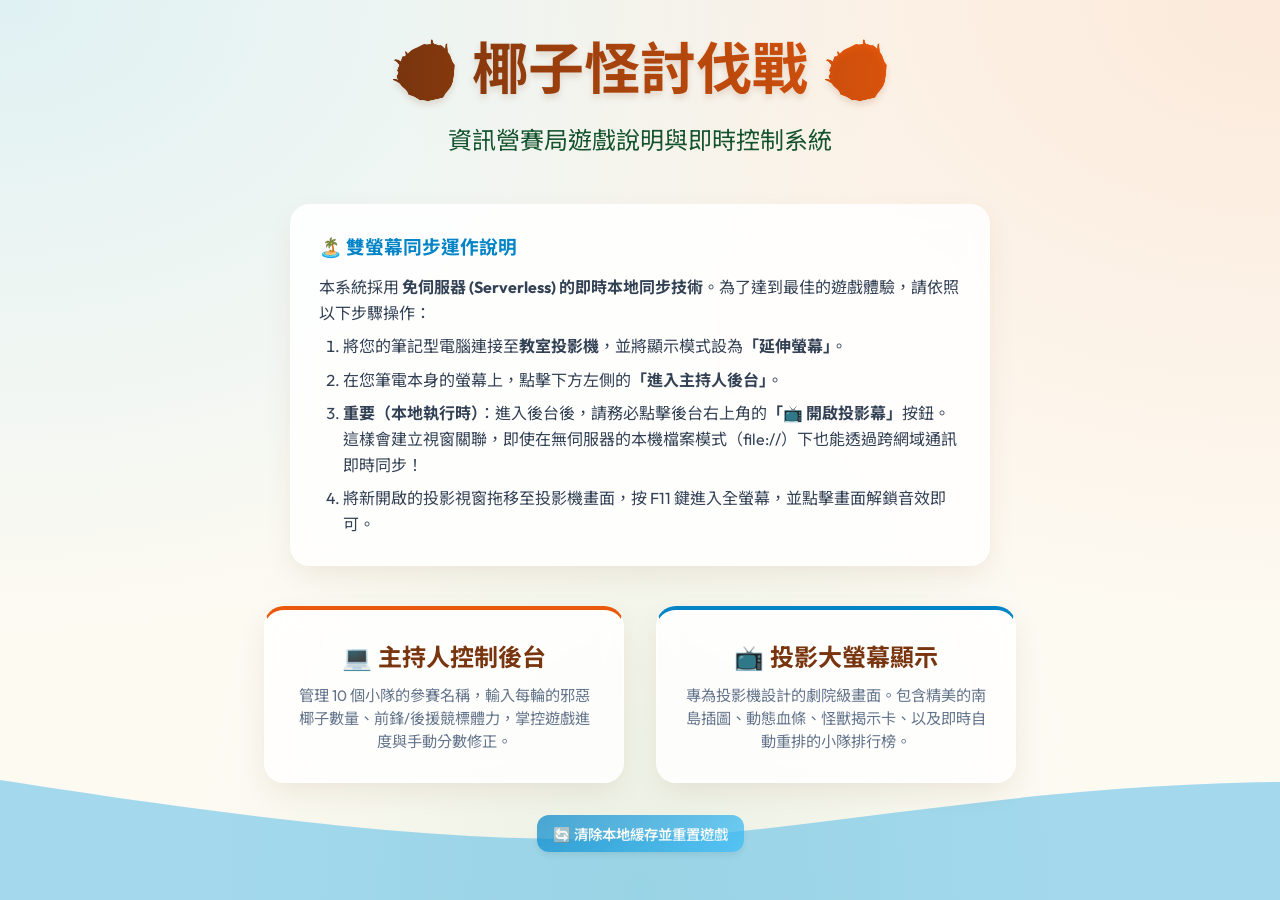
<file: index.html>
<!DOCTYPE html>
<html lang="zh-TW">
<head>
    <meta charset="UTF-8">
    <meta name="viewport" content="width=device-width, initial-scale=1.0">
    <title>椰子怪討伐戰 — 遊戲入口門戶</title>
    <link rel="stylesheet" href="css/style.css">
</head>
<body>
    <div class="projector-bg-waves"></div>
    
    <div class="portal-container">
        <h1 class="portal-title sway-element">🥥 椰子怪討伐戰 🥥</h1>
        <p class="portal-subtitle">資訊營賽局遊戲說明與即時控制系統</p>
        
        <div class="glass-card" style="margin-bottom: 2.5rem; text-align: left; max-width: 700px; line-height: 1.6;">
            <h3 style="color: var(--ocean-dark); margin-bottom: 0.75rem;">🏝️ 雙螢幕同步運作說明</h3>
            <p>本系統採用 <strong>免伺服器 (Serverless) 的即時本地同步技術</strong>。為了達到最佳的遊戲體驗，請依照以下步驟操作：</p>
            <ol style="margin-left: 1.5rem; margin-top: 0.5rem; display: flex; flex-direction: column; gap: 0.5rem;">
                <li>將您的筆記型電腦連接至<strong>教室投影機</strong>，並將顯示模式設為<strong>「延伸螢幕」</strong>。</li>
                <li>在您筆電本身的螢幕上，點擊下方左側的<strong>「進入主持人後台」</strong>。</li>
                <li><strong>重要（本地執行時）</strong>：進入後台後，請務必點擊後台右上角的<strong>「📺 開啟投影幕」</strong>按鈕。這樣會建立視窗關聯，即使在無伺服器的本機檔案模式（file://）下也能透過跨網域通訊即時同步！</li>
                <li>將新開啟的投影視窗拖移至投影機畫面，按 F11 鍵進入全螢幕，並點擊畫面解鎖音效即可。</li>
            </ol>
        </div>

        <div class="portal-buttons">
            <a href="host.html" class="glass-card portal-card" style="border-top: 4px solid var(--sunset-orange);">
                <h3>💻 主持人控制後台</h3>
                <p>管理 10 個小隊的參賽名稱，輸入每輪的邪惡椰子數量、前鋒/後援競標體力，掌控遊戲進度與手動分數修正。</p>
            </a>
            
            <a href="projector.html" target="_blank" class="glass-card portal-card" style="border-top: 4px solid var(--ocean-dark);">
                <h3>📺 投影大螢幕顯示</h3>
                <p>專為投影機設計的劇院級畫面。包含精美的南島插圖、動態血條、怪獸揭示卡、以及即時自動重排的小隊排行榜。</p>
            </a>
        </div>

        <div>
            <button class="btn btn-secondary" onclick="resetAllData()" style="font-size: 0.9rem; padding: 0.5rem 1rem; opacity: 0.7;">
                🔄 清除本地緩存並重置遊戲
            </button>
        </div>
    </div>

    <script>
        function resetAllData() {
            if (confirm("確定要重置所有遊戲數據嗎？這會清除所有小隊的得分與當前進度。")) {
                localStorage.removeItem("coconut_game_state");
                alert("數據已重置！");
            }
        }
    </script>
</body>
</html>
</file>
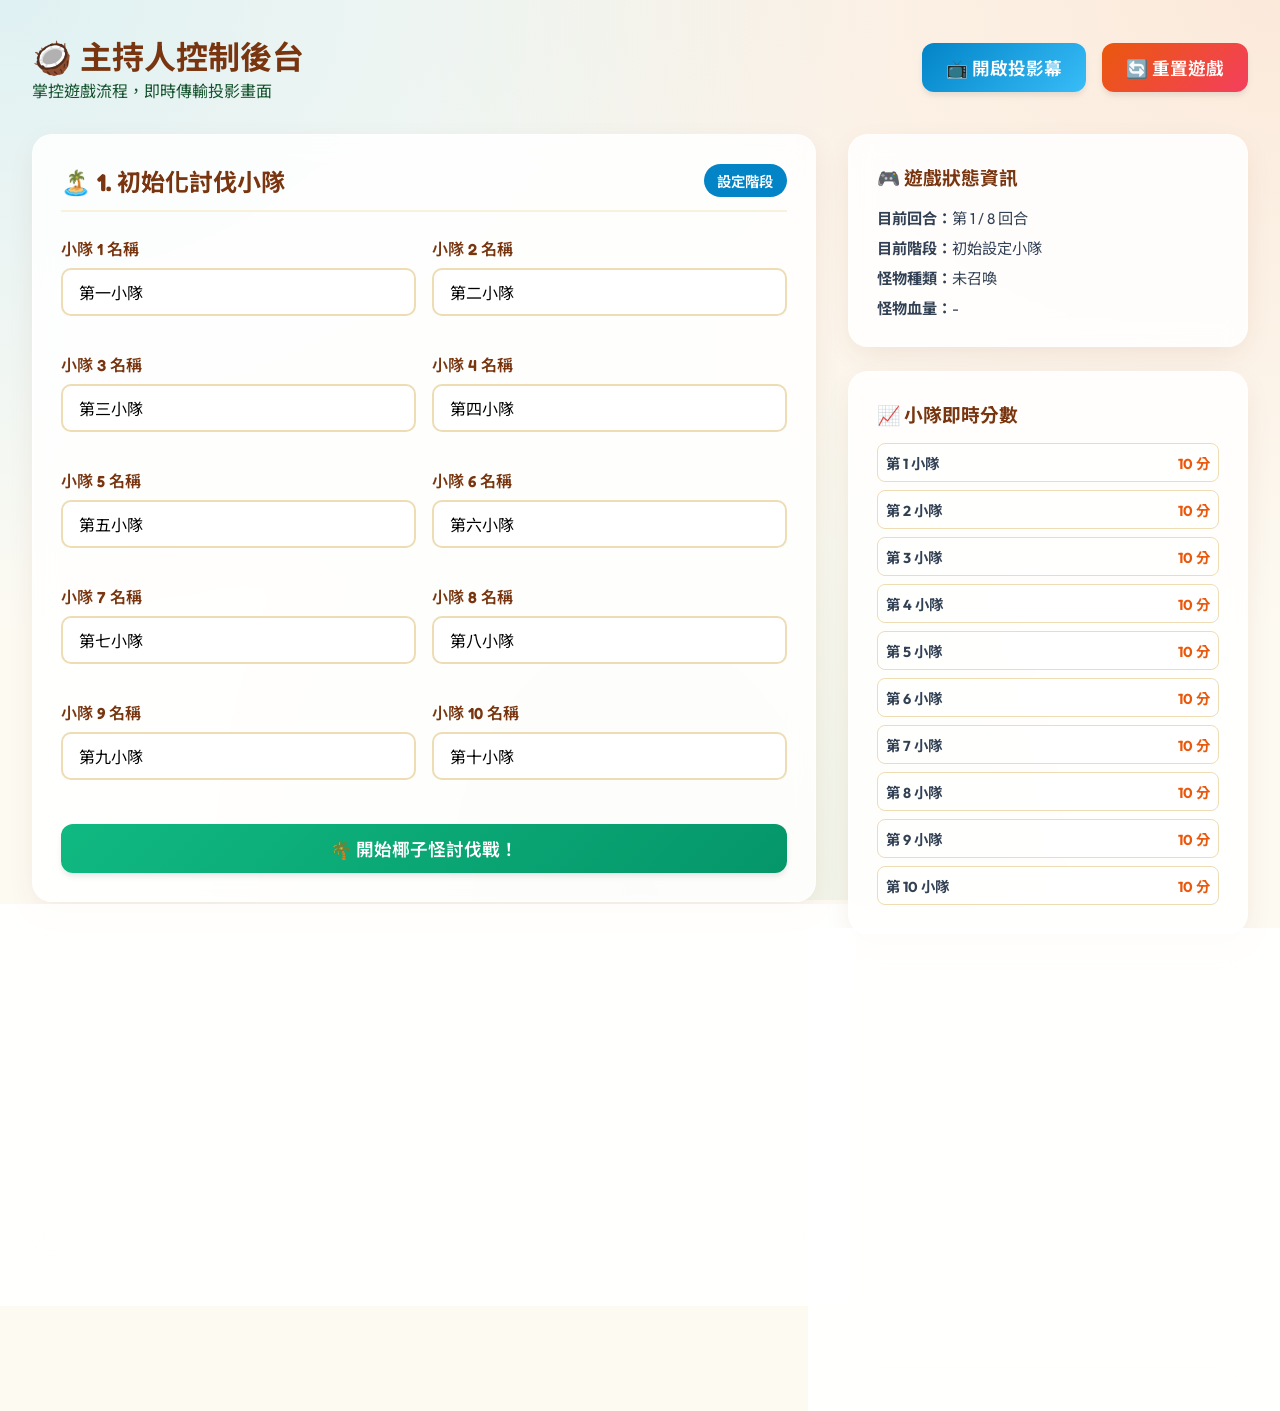
<file: host.html>
<!DOCTYPE html>
<html lang="zh-TW">
<head>
    <meta charset="UTF-8">
    <meta name="viewport" content="width=device-width, initial-scale=1.0">
    <title>椰子怪討伐戰 — 主持人後台</title>
    <link rel="stylesheet" href="css/style.css">
    <style>
        .override-grid {
            display: grid;
            grid-template-columns: repeat(auto-fill, minmax(130px, 1fr));
            gap: 0.75rem;
            margin-top: 1rem;
        }
        .override-card {
            background: rgba(255, 255, 255, 0.5);
            border: 1px solid var(--sand-dark);
            padding: 0.5rem;
            border-radius: 8px;
            text-align: center;
        }
        .override-card h5 {
            font-size: 0.85rem;
            margin-bottom: 0.25rem;
        }
        .override-btns {
            display: flex;
            justify-content: center;
            gap: 0.25rem;
            margin-bottom: 0.25rem;
        }
        .override-btns .btn-sm {
            padding: 0.25rem 0.5rem;
            font-size: 0.75rem;
            border-radius: 4px;
        }
        .phase-card {
            border-left: 6px solid var(--sunset-orange);
        }
    </style>
</head>
<body>
    <div class="container">
        <!-- Header -->
        <header style="display: flex; justify-content: space-between; align-items: center; margin-bottom: 2rem;">
            <div>
                <h1>🥥 主持人控制後台</h1>
                <p style="color: var(--coconut-leaf-dark);">掌控遊戲流程，即時傳輸投影畫面</p>
            </div>
            <div style="display: flex; gap: 1rem;">
                <button class="btn btn-secondary" onclick="openProjector()">📺 開啟投影幕</button>
                <button class="btn btn-primary" onclick="resetGame()">🔄 重置遊戲</button>
            </div>
        </header>

        <!-- Main Layout -->
        <div class="host-layout">
            <!-- Left Panel: Control Area -->
            <main>
                <!-- SETUP PHASE -->
                <section id="phase-setup" class="glass-card host-section" style="display: none;">
                    <div class="host-card-title">
                        <h2>🏝️ 1. 初始化討伐小隊</h2>
                        <span class="phase-header-badge">設定階段</span>
                    </div>
                    <form id="setup-form">
                        <div style="display: grid; grid-template-columns: 1fr 1fr; gap: 1rem; margin-bottom: 1.5rem;">
                            <!-- Generate 10 team name inputs -->
                            <div class="form-group"><label class="form-label">小隊 1 名稱</label><input type="text" class="form-input" name="team-1" value="第一小隊"></div>
                            <div class="form-group"><label class="form-label">小隊 2 名稱</label><input type="text" class="form-input" name="team-2" value="第二小隊"></div>
                            <div class="form-group"><label class="form-label">小隊 3 名稱</label><input type="text" class="form-input" name="team-3" value="第三小隊"></div>
                            <div class="form-group"><label class="form-label">小隊 4 名稱</label><input type="text" class="form-input" name="team-4" value="第四小隊"></div>
                            <div class="form-group"><label class="form-label">小隊 5 名稱</label><input type="text" class="form-input" name="team-5" value="第五小隊"></div>
                            <div class="form-group"><label class="form-label">小隊 6 名稱</label><input type="text" class="form-input" name="team-6" value="第六小隊"></div>
                            <div class="form-group"><label class="form-label">小隊 7 名稱</label><input type="text" class="form-input" name="team-7" value="第七小隊"></div>
                            <div class="form-group"><label class="form-label">小隊 8 名稱</label><input type="text" class="form-input" name="team-8" value="第八小隊"></div>
                            <div class="form-group"><label class="form-label">小隊 9 名稱</label><input type="text" class="form-input" name="team-9" value="第九小隊"></div>
                            <div class="form-group"><label class="form-label">小隊 10 名稱</label><input type="text" class="form-input" name="team-10" value="第十小隊"></div>
                        </div>
                        <button type="submit" class="btn btn-success" style="width: 100%;">🌴 開始椰子怪討伐戰！</button>
                    </form>
                </section>

                <!-- BID PHASE -->
                <section id="phase-bid" class="glass-card host-section phase-card" style="display: none; border-left-color: var(--ocean-dark);">
                    <div class="host-card-title">
                        <h2>⚔️ 第 <span class="round-num-text">1</span> 回合：投入體力</h2>
                        <span class="phase-header-badge" style="background: var(--ocean-dark);">競標中</span>
                    </div>
                    <div class="glass-card" style="background: rgba(239, 68, 68, 0.05); border-color: rgba(239, 68, 68, 0.1); margin-bottom: 1rem; text-align: center;">
                        <h3 style="color: var(--danger-red); margin-bottom: 0.5rem;">本回合魔王：<span id="bid-monster-name">-</span></h3>
                        <p style="font-size: 1.25rem; font-weight: 700;">魔王血量 (H)：<span id="bid-monster-hp">-</span></p>
                    </div>
                    <p style="color: var(--text-muted); margin-bottom: 1.5rem;">
                        請輸入各隊秘密提交的<strong>「投入體力（0-80 點）」</strong>。
                        <br>
                        <em>注意：若有多隊投入相同體力，將被判定為棄權並扣 1 分。</em>
                    </p>
                    <form id="bid-form">
                        <table class="team-table">
                            <thead>
                                <tr>
                                    <th>小隊名稱</th>
                                    <th>⚡ 投入體力 (0-80)</th>
                                </tr>
                            </thead>
                            <tbody id="bid-inputs-tbody">
                                <!-- Inputs inserted via JS -->
                            </tbody>
                        </table>
                        <button type="submit" class="btn btn-primary" style="width: 100%;">🔮 結算體力並進入攻擊階段</button>
                    </form>
                </section>

                <!-- BATTLE PHASE -->
                <section id="phase-battle" class="glass-card host-section phase-card" style="display: none; border-left-color: var(--danger-red);">
                    <div class="host-card-title">
                        <h2>🔥 第 <span class="round-num-text">1</span> 回合：討伐進行中</h2>
                        <span class="phase-header-badge" style="background: var(--danger-red);">戰鬥中</span>
                    </div>

                    <div id="battle-controls" style="display: block;">
                        <div style="display: grid; grid-template-columns: 1fr 1fr; gap: 1.5rem; margin-bottom: 1.5rem;">
                            <div class="glass-card" style="background: rgba(239, 68, 68, 0.05); border-color: rgba(239, 68, 68, 0.1);">
                                <h4 style="color: var(--danger-red); margin-bottom: 0.5rem;">👾 當前椰子怪</h4>
                                <p style="font-size: 1.25rem; font-weight: 700;" id="battle-monster-name">-</p>
                                <p style="font-size: 1.1rem;">血量：<span id="battle-monster-hp">-</span></p>
                            </div>
                            <div class="glass-card" style="background: rgba(56, 189, 248, 0.05); border-color: rgba(56, 189, 248, 0.1);">
                                <h4 style="color: var(--ocean-dark); margin-bottom: 0.5rem;">🏹 攻擊序列</h4>
                                <ul id="battle-sequence-list" style="margin-left: 1.2rem; font-size: 0.95rem;">
                                    <!-- List items -->
                                </ul>
                            </div>
                        </div>

                        <div style="text-align: center;">
                            <button class="btn btn-danger" onclick="executeBattle()" style="width: 100%; font-size: 1.3rem; padding: 1rem;">
                                💥 播放攻擊動畫並結算本回合
                            </button>
                        </div>
                    </div>
                </section>

                <!-- ROUND_END PHASE -->
                <section id="phase-round-end" class="glass-card host-section" style="display: none;">
                    <div class="host-card-title">
                        <h2>📊 第 <span class="round-num-text">1</span> 回合：結算結果</h2>
                        <span class="phase-header-badge" style="background: #64748b;">回合結束</span>
                    </div>

                    <div class="glass-card" style="margin-bottom: 1.5rem; background: rgba(255, 255, 255, 0.6);">
                        <h4 style="margin-bottom: 0.75rem;">本回合分數異動：</h4>
                        <ul id="round-scores-list" style="margin-left: 1.5rem; display: flex; flex-direction: column; gap: 0.25rem;">
                            <!-- Score additions -->
                        </ul>
                    </div>

                    <button class="btn btn-accent" onclick="nextRound()" style="width: 100%; font-size: 1.25rem; padding: 0.75rem;">
                        ➡️ 進入下一回合 (第 <span id="next-round-num-text">2</span>/8 回合)
                    </button>
                </section>

                <!-- GAME_OVER PHASE -->
                <section id="phase-game-over" class="glass-card host-section" style="display: none; border-top: 5px solid var(--sunset-yellow);">
                    <div class="host-card-title">
                        <h2>🏆 討伐結束：最終排行榜</h2>
                        <span class="phase-header-badge" style="background: var(--sunset-yellow); color: var(--coconut-brown);">遊戲結束</span>
                    </div>
                    <p style="margin-bottom: 1.5rem; font-size: 1.1rem; text-align: center; font-weight: 600;">
                        恭喜所有討伐英雄！經過 8 回合的戰鬥，討伐椰子怪計畫大獲成功！
                    </p>
                    <button class="btn btn-primary" onclick="resetGame()" style="width: 100%;">🔄 重新開始新遊戲</button>
                </section>

                <!-- Override Section: Manual adjustments (Host Power) -->
                <section class="glass-card" style="border-top: 4px solid #94a3b8; margin-top: 2rem;">
                    <h3>🛡️ 主持人手動修正面板</h3>
                    <p style="font-size: 0.85rem; color: var(--text-muted); margin-bottom: 1rem;">
                        若現場有分數加減算錯，主持人都可於此面板即時修改數據，投影畫面將立即同步。
                    </p>
                    <div class="override-grid" id="override-teams-container">
                        <!-- Instantiated via JS -->
                    </div>
                </section>
            </main>

            <!-- Right Panel: Info & Logs -->
            <aside>
                <!-- Game info -->
                <div class="glass-card" style="margin-bottom: 1.5rem;">
                    <h3>🎮 遊戲狀態資訊</h3>
                    <div style="margin-top: 1rem; display: flex; flex-direction: column; gap: 0.5rem; font-size: 0.95rem;">
                        <p><strong>目前回合：</strong>第 <span id="info-round">-</span> / 8 回合</p>
                        <p><strong>目前階段：</strong><span id="info-phase-name">-</span></p>
                        <p><strong>怪物種類：</strong><span id="info-monster-name">-</span></p>
                        <p><strong>怪物血量：</strong><span id="info-monster-hp">-</span></p>
                    </div>
                </div>

                <!-- Scores summary -->
                <div class="glass-card" style="margin-bottom: 1.5rem;">
                    <h3>📈 小隊即時分數</h3>
                    <div id="aside-teams-list" style="margin-top: 1rem; display: flex; flex-direction: column; gap: 0.5rem; font-size: 0.9rem;">
                        <!-- Lists teams -->
                    </div>
                </div>

                <!-- Game Logs -->
                <div class="glass-card">
                    <h3>📜 討伐戰鬥日誌</h3>
                    <div id="battle-logs-box" class="battle-logs" style="margin-top: 1rem; height: 320px;">
                        <!-- Logs -->
                    </div>
                </div>
            </aside>
        </div>
    </div>

    <!-- Core Scripts -->
    <script src="js/game.js"></script>
    <script src="js/host.js"></script>
</body>
</html>
</file>
<file: css/style.css>
@import url('https://fonts.googleapis.com/css2?family=Fredoka:wght@300..700&family=Noto+Sans+TC:wght@300..900&family=Outfit:wght@100..900&display=swap');

:root {
    /* Color Palette */
    --sand-light: #fdfaf2;
    --sand-medium: #f8f1dc;
    --sand-dark: #eddcb4;
    --coconut-brown: #78350f;
    --coconut-leaf: #15803d;
    --coconut-leaf-dark: #14532d;
    --ocean-light: #e0f2fe;
    --ocean-medium: #38bdf8;
    --ocean-dark: #0284c7;
    --ocean-deep: #0c4a6e;
    --sunset-orange: #ea580c;
    --sunset-pink: #f43f5e;
    --sunset-yellow: #eab308;
    --danger-red: #ef4444;
    --success-green: #10b981;
    
    /* Layout & Shadow */
    --card-bg-light: rgba(255, 255, 255, 0.85);
    --card-bg-dark: rgba(15, 23, 42, 0.85);
    --card-border-light: rgba(255, 255, 255, 0.5);
    --card-border-dark: rgba(255, 255, 255, 0.1);
    --shadow-soft: 0 10px 30px -5px rgba(120, 53, 15, 0.1);
    --shadow-heavy: 0 20px 40px -10px rgba(12, 74, 110, 0.2);
    
    /* Fonts */
    --font-heading: 'Fredoka', 'Noto Sans TC', sans-serif;
    --font-body: 'Outfit', 'Noto Sans TC', sans-serif;
}

* {
    box-sizing: border-box;
    margin: 0;
    padding: 0;
}

body {
    font-family: var(--font-body);
    background-color: var(--sand-light);
    color: #334155;
    min-height: 100vh;
    overflow-x: hidden;
    background-image: 
        radial-gradient(at 0% 0%, rgba(56, 189, 248, 0.15) 0px, transparent 50%),
        radial-gradient(at 100% 0%, rgba(234, 88, 12, 0.1) 0px, transparent 50%),
        radial-gradient(at 50% 100%, rgba(21, 128, 61, 0.08) 0px, transparent 50%);
    background-attachment: fixed;
}

/* Scrollbar styling */
::-webkit-scrollbar {
    width: 8px;
}
::-webkit-scrollbar-track {
    background: var(--sand-light);
}
::-webkit-scrollbar-thumb {
    background: var(--sand-dark);
    border-radius: 4px;
}
::-webkit-scrollbar-thumb:hover {
    background: var(--coconut-brown);
}

/* Animations */
@keyframes sway {
    0%, 100% { transform: rotate(-3deg); }
    50% { transform: rotate(3deg); }
}

@keyframes float-slow {
    0%, 100% { transform: translateY(0px) rotate(0deg); }
    50% { transform: translateY(-10px) rotate(1deg); }
}

@keyframes waves {
    0% { transform: translateX(0) scaleY(1); }
    50% { transform: translateX(-25%) scaleY(1.05); }
    100% { transform: translateX(-50%) scaleY(1); }
}

@keyframes shake {
    0%, 100% { transform: translateX(0); }
    20%, 60% { transform: translateX(-8px) rotate(-1deg); }
    40%, 80% { transform: translateX(8px) rotate(1deg); }
}

@keyframes pulse-ring {
    0% { transform: scale(0.95); opacity: 0.8; }
    50% { transform: scale(1); opacity: 1; }
    100% { transform: scale(0.95); opacity: 0.8; }
}

@keyframes slide-in-up {
    from { transform: translateY(50px); opacity: 0; }
    to { transform: translateY(0); opacity: 1; }
}

@keyframes pop-in {
    0% { transform: scale(0.9); opacity: 0; }
    100% { transform: scale(1); opacity: 1; }
}

/* Decorative classes */
.sway-element {
    animation: sway 6s ease-in-out infinite;
    transform-origin: bottom center;
}

.float-element {
    animation: float-slow 8s ease-in-out infinite;
}

.shake-element {
    animation: shake 0.5s ease-in-out;
}

.pulse-element {
    animation: pulse-ring 2s ease-in-out infinite;
}

/* Layout Utilities */
.container {
    max-width: 1400px;
    margin: 0 auto;
    padding: 2rem;
}

/* Glassmorphism Card Style */
.glass-card {
    background: var(--card-bg-light);
    backdrop-filter: blur(12px);
    -webkit-backdrop-filter: blur(12px);
    border: 1px solid var(--card-border-light);
    border-radius: 20px;
    box-shadow: var(--shadow-soft);
    padding: 1.75rem;
    transition: all 0.3s cubic-bezier(0.4, 0, 0.2, 1);
}

.glass-card:hover {
    box-shadow: var(--shadow-heavy);
    transform: translateY(-2px);
}

/* Heading styles */
h1, h2, h3, h4, h5, h6 {
    font-family: var(--font-heading);
    color: var(--coconut-brown);
    font-weight: 700;
}

/* Ocean Wave Background Overlay for Projector */
.projector-bg-waves {
    position: fixed;
    bottom: 0;
    left: 0;
    width: 200%;
    height: 120px;
    background: url("data:image/svg+xml,%3Csvg xmlns='http://www.w3.org/2000/svg' viewBox='0 0 1200 120' preserveAspectRatio='none'%3E%3Cpath d='M321.39,56.44c58-10.79,114.16-30.13,172-41.86,82.39-16.72,168.19-17.73,250.45-.39C823.78,31,906.67,72,985.66,92.83c70.05,18.48,146.53,26.09,214.34,3V120H0V0C26.9,8.75,55.05,18,83.79,26.26,160.07,48.14,240.44,66.58,321.39,56.44Z' fill='%2338bdf8' opacity='0.3'/%3E%3Cpath d='M321.39,56.44c58-10.79,114.16-30.13,172-41.86,82.39-16.72,168.19-17.73,250.45-.39C823.78,31,906.67,72,985.66,92.83c70.05,18.48,146.53,26.09,214.34,3V120H0V0C26.9,8.75,55.05,18,83.79,26.26,160.07,48.14,240.44,66.58,321.39,56.44Z' fill='%230284c7' opacity='0.15'/%3E%3C/svg%3E") repeat-x;
    animation: waves 20s linear infinite;
    z-index: -1;
    pointer-events: none;
}

/* Custom Buttons */
.btn {
    display: inline-flex;
    align-items: center;
    justify-content: center;
    padding: 0.75rem 1.5rem;
    font-family: var(--font-heading);
    font-weight: 600;
    font-size: 1.1rem;
    border-radius: 12px;
    border: none;
    cursor: pointer;
    transition: all 0.2s ease;
    box-shadow: 0 4px 6px -1px rgba(0, 0, 0, 0.1);
}

.btn-primary {
    background: linear-gradient(135deg, var(--sunset-orange), var(--sunset-pink));
    color: white;
}
.btn-primary:hover {
    background: linear-gradient(135deg, #d946ef, var(--sunset-orange));
    transform: scale(1.03);
}

.btn-secondary {
    background: linear-gradient(135deg, var(--ocean-dark), var(--ocean-medium));
    color: white;
}
.btn-secondary:hover {
    background: linear-gradient(135deg, var(--ocean-deep), var(--ocean-dark));
    transform: scale(1.03);
}

.btn-success {
    background: linear-gradient(135deg, var(--success-green), #059669);
    color: white;
}
.btn-success:hover {
    background: linear-gradient(135deg, #059669, #064e3b);
    transform: scale(1.03);
}

.btn-accent {
    background: linear-gradient(135deg, var(--sunset-yellow), var(--sunset-orange));
    color: var(--coconut-brown);
}
.btn-accent:hover {
    transform: scale(1.03);
}

.btn:active {
    transform: scale(0.98);
}

.btn:disabled {
    background: #cbd5e1;
    color: #94a3b8;
    cursor: not-allowed;
    transform: none;
    box-shadow: none;
}

/* Form Styles */
.form-group {
    margin-bottom: 1.25rem;
}

.form-label {
    display: block;
    margin-bottom: 0.5rem;
    font-family: var(--font-heading);
    color: var(--coconut-brown);
    font-weight: 600;
    font-size: 1rem;
}

.form-input {
    width: 100%;
    padding: 0.75rem 1rem;
    border: 2px solid var(--sand-dark);
    background-color: rgba(255, 255, 255, 0.9);
    border-radius: 10px;
    font-family: var(--font-body);
    font-size: 1rem;
    outline: none;
    transition: border-color 0.2s ease;
}

.form-input:focus {
    border-color: var(--ocean-dark);
}

/* Welcome Page Layout */
.portal-container {
    display: flex;
    flex-direction: column;
    align-items: center;
    justify-content: center;
    min-height: 85vh;
    text-align: center;
    max-width: 800px;
    margin: 0 auto;
    padding: 1.5rem;
}

.portal-title {
    font-size: 3.5rem;
    text-shadow: 0 4px 6px rgba(120, 53, 15, 0.15);
    margin-bottom: 1rem;
    background: linear-gradient(to right, var(--coconut-brown), var(--sunset-orange));
    -webkit-background-clip: text;
    -webkit-text-fill-color: transparent;
}

.portal-subtitle {
    font-size: 1.5rem;
    color: var(--coconut-leaf-dark);
    margin-bottom: 3rem;
}

.portal-buttons {
    display: grid;
    grid-template-columns: 1fr 1fr;
    gap: 2rem;
    width: 100%;
    margin-bottom: 2rem;
}

@media (max-width: 600px) {
    .portal-buttons {
        grid-template-columns: 1fr;
    }
}

.portal-card {
    cursor: pointer;
    text-decoration: none;
}

.portal-card h3 {
    margin-bottom: 0.75rem;
    font-size: 1.5rem;
}

.portal-card p {
    font-size: 0.95rem;
    line-height: 1.5;
    color: #64748b;
}

/* Scoreboard/Leaderboard Styles */
.leaderboard-container {
    display: flex;
    flex-direction: column;
    gap: 0.75rem;
    position: relative;
}

.leaderboard-item {
    display: grid;
    grid-template-columns: 50px 1fr 100px 120px;
    align-items: center;
    padding: 0.75rem 1.25rem;
    border-radius: 12px;
    background: rgba(255, 255, 255, 0.7);
    border: 1px solid rgba(255, 255, 255, 0.5);
    box-shadow: 0 4px 6px -1px rgba(0, 0, 0, 0.05);
    transition: all 0.5s cubic-bezier(0.4, 0, 0.2, 1);
}

.leaderboard-item.rank-1 {
    background: linear-gradient(to right, rgba(254, 240, 138, 0.8), rgba(253, 224, 71, 0.4));
    border-color: rgba(234, 179, 8, 0.5);
}

.leaderboard-item.rank-2 {
    background: linear-gradient(to right, rgba(241, 245, 249, 0.8), rgba(226, 232, 240, 0.4));
    border-color: rgba(148, 163, 184, 0.5);
}

.leaderboard-item.rank-3 {
    background: linear-gradient(to right, rgba(254, 215, 170, 0.8), rgba(253, 186, 116, 0.4));
    border-color: rgba(249, 115, 22, 0.5);
}

.rank-badge {
    display: flex;
    align-items: center;
    justify-content: center;
    width: 32px;
    height: 32px;
    border-radius: 50%;
    background: var(--sand-dark);
    color: var(--coconut-brown);
    font-family: var(--font-heading);
    font-weight: 700;
}

.rank-1 .rank-badge {
    background: var(--sunset-yellow);
    color: #854d0e;
    box-shadow: 0 0 10px rgba(234, 179, 8, 0.5);
}
.rank-2 .rank-badge {
    background: #cbd5e1;
    color: #334155;
}
.rank-3 .rank-badge {
    background: #fdba74;
    color: #7c2d12;
}

.team-name {
    font-weight: 600;
    font-size: 1.15rem;
}

.team-score {
    font-family: var(--font-heading);
    font-size: 1.4rem;
    font-weight: 700;
    color: var(--sunset-orange);
    text-align: right;
    display: flex;
    align-items: center;
    justify-content: flex-end;
    gap: 0.25rem;
}

.score-diff {
    font-size: 0.9rem;
    font-weight: 600;
    color: var(--success-green);
}

.team-stamina {
    text-align: right;
}

.stamina-bar-outer {
    height: 8px;
    background: #e2e8f0;
    border-radius: 4px;
    overflow: hidden;
    margin-top: 4px;
}

.stamina-bar-inner {
    height: 100%;
    background: var(--ocean-dark);
    transition: width 0.5s ease-out;
}

.stamina-text {
    font-size: 0.85rem;
    font-weight: 600;
    color: var(--ocean-deep);
}

/* Monster Card */
.monster-card {
    position: relative;
    border-radius: 24px;
    overflow: hidden;
    background: white;
    box-shadow: var(--shadow-heavy);
    animation: pop-in 0.6s cubic-bezier(0.34, 1.56, 0.64, 1);
}

.monster-image-container {
    position: relative;
    width: 100%;
    height: 320px;
    background: linear-gradient(to bottom, var(--ocean-light), var(--sand-medium));
    display: flex;
    align-items: center;
    justify-content: center;
    overflow: hidden;
}

.monster-image {
    max-width: 100%;
    max-height: 100%;
    object-fit: contain;
    transition: transform 0.3s ease;
}

.monster-card:hover .monster-image {
    transform: scale(1.05);
}

.monster-ribbon {
    position: absolute;
    top: 20px;
    right: -35px;
    background: var(--sunset-orange);
    color: white;
    font-family: var(--font-heading);
    padding: 0.5rem 3rem;
    transform: rotate(45deg);
    font-weight: 700;
    box-shadow: 0 2px 4px rgba(0,0,0,0.1);
    z-index: 10;
}

.monster-content {
    padding: 1.5rem;
}

.monster-title-row {
    display: flex;
    justify-content: space-between;
    align-items: flex-end;
    margin-bottom: 0.75rem;
}

.monster-name {
    font-size: 1.8rem;
    font-weight: 800;
}

.monster-hp-numeric {
    font-family: var(--font-heading);
    font-size: 1.4rem;
    color: var(--danger-red);
    font-weight: 700;
}

.monster-desc {
    font-size: 0.95rem;
    color: #64748b;
    line-height: 1.5;
    margin-bottom: 1.25rem;
}

.hp-bar-container {
    height: 24px;
    background: #f1f5f9;
    border-radius: 12px;
    border: 2px solid var(--sand-dark);
    overflow: hidden;
    position: relative;
    box-shadow: inset 0 2px 4px rgba(0,0,0,0.05);
}

.hp-bar-fill {
    height: 100%;
    background: linear-gradient(to right, var(--danger-red), var(--sunset-orange));
    width: 100%;
    transition: width 0.8s cubic-bezier(0.4, 0, 0.2, 1);
}

.hp-bar-text {
    position: absolute;
    top: 50%;
    left: 50%;
    transform: translate(-50%, -50%);
    font-family: var(--font-heading);
    font-size: 0.95rem;
    font-weight: 700;
    color: var(--coconut-brown);
    text-shadow: 0 1px 2px rgba(255,255,255,0.8);
}

/* Battle Overlay / Log */
.battle-logs {
    height: 200px;
    overflow-y: auto;
    background: rgba(15, 23, 42, 0.05);
    border-radius: 12px;
    padding: 1rem;
    font-family: monospace;
    font-size: 0.9rem;
    border: 1px solid var(--sand-dark);
}

.log-entry {
    margin-bottom: 0.5rem;
    line-height: 1.4;
    padding-bottom: 0.5rem;
    border-bottom: 1px dashed rgba(0,0,0,0.05);
}

.log-entry.success { color: var(--success-green); font-weight: 600; }
.log-entry.fail { color: var(--danger-red); font-weight: 600; }
.log-entry.system { color: var(--coconut-brown); }
.log-entry.battle { color: var(--ocean-deep); }

/* Host Grid Layout */
.host-layout {
    display: grid;
    grid-template-columns: 1fr 400px;
    gap: 2rem;
}

@media (max-width: 1024px) {
    .host-layout {
        grid-template-columns: 1fr;
    }
}

.host-card-title {
    display: flex;
    justify-content: space-between;
    align-items: center;
    border-bottom: 2px solid var(--sand-medium);
    padding-bottom: 0.75rem;
    margin-bottom: 1.5rem;
}

.host-section {
    margin-bottom: 2rem;
}

/* Team Input Table Styles */
.team-table {
    width: 100%;
    border-collapse: collapse;
    margin-bottom: 1.5rem;
}

.team-table th {
    text-align: left;
    padding: 0.75rem;
    background-color: var(--sand-medium);
    font-family: var(--font-heading);
    color: var(--coconut-brown);
}

.team-table td {
    padding: 0.75rem;
    border-bottom: 1px solid var(--sand-dark);
    vertical-align: middle;
}

/* Spinner Wheels */
.wheel-container {
    display: flex;
    flex-direction: column;
    align-items: center;
    gap: 1.5rem;
    margin: 2rem 0;
}

.roulette-wrapper {
    position: relative;
    width: 250px;
    height: 250px;
    border-radius: 50%;
    border: 10px solid var(--coconut-brown);
    box-shadow: var(--shadow-heavy);
    overflow: hidden;
    transition: transform 4s cubic-bezier(0.15, 0.85, 0.35, 1.02);
}

.wheel-pointer {
    position: absolute;
    top: -15px;
    left: 50%;
    transform: translateX(-50%);
    width: 0;
    height: 0;
    border-left: 20px solid transparent;
    border-right: 20px solid transparent;
    border-top: 30px solid var(--sunset-orange);
    filter: drop-shadow(0 2px 4px rgba(0,0,0,0.2));
    z-index: 20;
}

/* Projector Screen Layout */
.projector-layout {
    display: grid;
    grid-template-columns: 1fr 450px;
    gap: 3rem;
    height: 90vh;
}

@media (max-width: 900px) {
    .projector-layout {
        grid-template-columns: 1fr;
        height: auto;
    }
}

.battle-arena {
    display: flex;
    flex-direction: column;
    justify-content: center;
    align-items: center;
    gap: 2rem;
}

/* Confetti effect container */
#confetti-canvas {
    position: fixed;
    top: 0;
    left: 0;
    width: 100vw;
    height: 100vh;
    pointer-events: none;
    z-index: 100;
}

/* Float damage text animation */
.damage-number {
    position: absolute;
    font-family: var(--font-heading);
    font-size: 3rem;
    font-weight: 900;
    color: var(--danger-red);
    text-shadow: 0 4px 10px rgba(0,0,0,0.3), 0 0 20px rgba(239, 68, 68, 0.8);
    pointer-events: none;
    animation: float-damage 1.2s ease-out forwards;
    z-index: 50;
}

@keyframes float-damage {
    0% { transform: translate(-50%, -50%) scale(0.5); opacity: 0; }
    20% { transform: translate(-50%, -80%) scale(1.2); opacity: 1; }
    80% { transform: translate(-50%, -150%) scale(1.0); opacity: 1; }
    100% { transform: translate(-50%, -200%) scale(0.8); opacity: 0; }
}

/* Phase Header */
.phase-header-badge {
    background: var(--ocean-dark);
    color: white;
    padding: 0.35rem 0.85rem;
    border-radius: 9999px;
    font-size: 0.9rem;
    font-family: var(--font-heading);
    font-weight: 600;
}

/* Podium Styles */
.podium-container {
    display: flex;
    justify-content: center;
    align-items: flex-end;
    gap: 1.5rem;
    height: 300px;
    margin-top: 3rem;
    margin-bottom: 2rem;
}

.podium-place {
    display: flex;
    flex-direction: column;
    align-items: center;
    width: 130px;
    animation: slide-in-up 0.8s cubic-bezier(0.16, 1, 0.3, 1) forwards;
}

.podium-block {
    width: 100%;
    border-radius: 12px 12px 0 0;
    display: flex;
    flex-direction: column;
    align-items: center;
    justify-content: center;
    color: white;
    font-family: var(--font-heading);
    box-shadow: var(--shadow-heavy);
}

.podium-team-name {
    font-weight: 700;
    font-size: 1.2rem;
    margin-bottom: 0.5rem;
    text-align: center;
    width: 100%;
    overflow: hidden;
    text-overflow: ellipsis;
    white-space: nowrap;
    color: var(--coconut-brown);
}

.podium-team-score {
    font-size: 1.1rem;
    font-weight: 600;
    color: var(--sunset-orange);
    margin-bottom: 0.5rem;
}

.podium-1st { order: 2; }
.podium-1st .podium-block {
    height: 180px;
    background: linear-gradient(to top, #ca8a04, #fde047);
    border: 3px solid #eab308;
}
.podium-1st .podium-num { font-size: 4rem; text-shadow: 0 2px 4px rgba(0,0,0,0.2); }

.podium-2nd { order: 1; }
.podium-2nd .podium-block {
    height: 130px;
    background: linear-gradient(to top, #475569, #cbd5e1);
    border: 3px solid #94a3b8;
}
.podium-2nd .podium-num { font-size: 3rem; }

.podium-3rd { order: 3; }
.podium-3rd .podium-block {
    height: 90px;
    background: linear-gradient(to top, #9a3412, #fdba74);
    border: 3px solid #f97316;
}
.podium-3rd .podium-num { font-size: 2.5rem; }

.podium-num {
    font-weight: 800;
}

/* Modal and Overlays */
.spinner-modal {
    position: fixed;
    top: 0;
    left: 0;
    width: 100vw;
    height: 100vh;
    background: rgba(0,0,0,0.6);
    display: flex;
    justify-content: center;
    align-items: center;
    z-index: 100;
    backdrop-filter: blur(4px);
}

.spinner-content {
    background: var(--sand-light);
    border: 5px solid var(--sand-dark);
    border-radius: 24px;
    padding: 2.5rem;
    width: 350px;
    text-align: center;
    box-shadow: var(--shadow-heavy);
}
</file>
